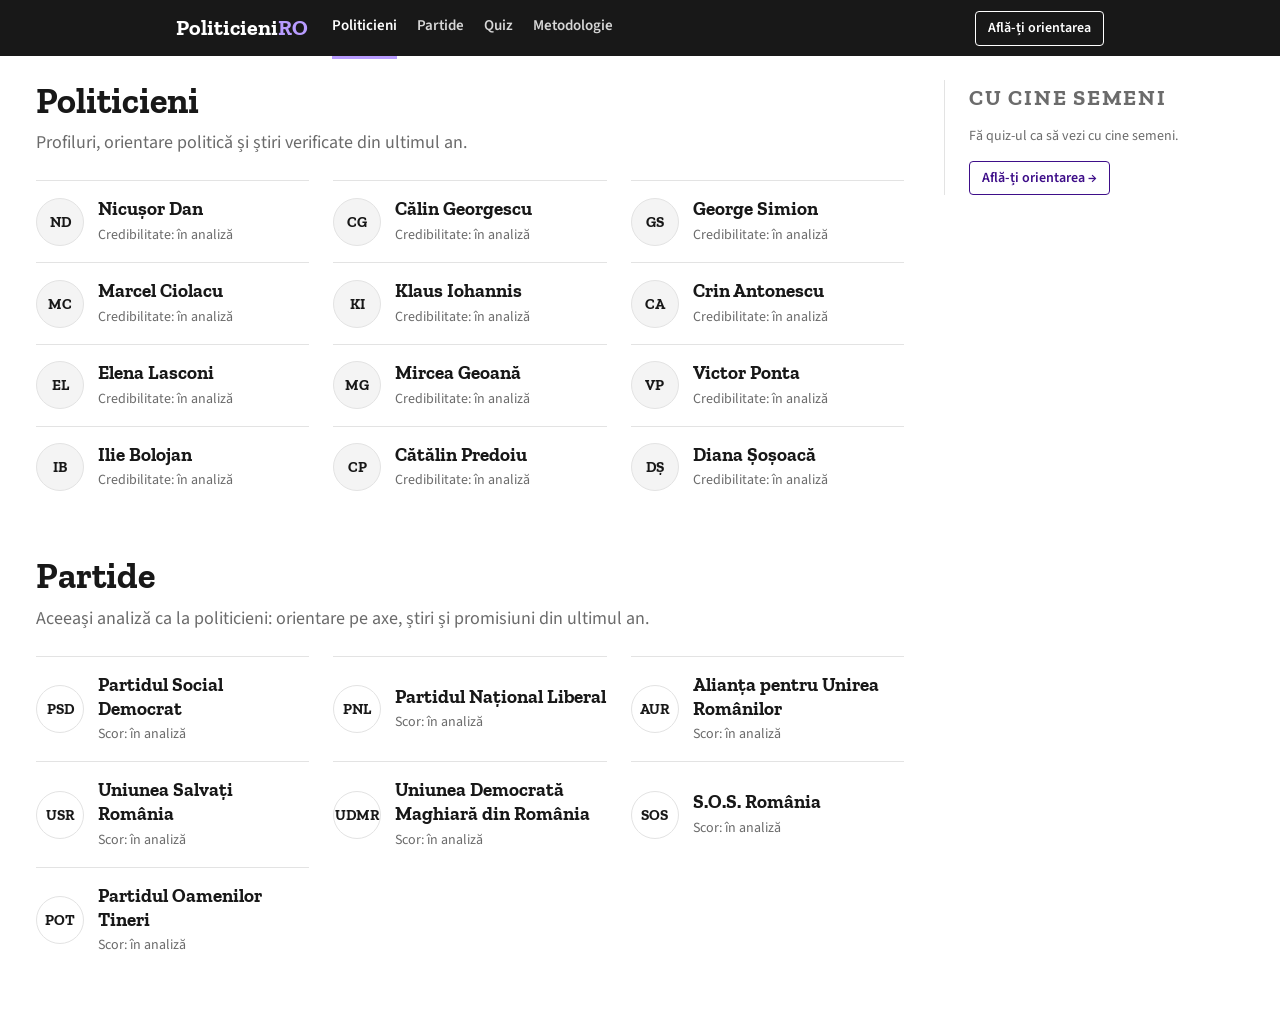
<file: index.html>
<!doctype html>
<html lang="ro">
<head>
<meta charset="utf-8">
<meta name="viewport" content="width=device-width, initial-scale=1">
<title>Politicieni României</title>
<link rel="stylesheet" href="styles.css">
</head>
<body data-page="home">
<header class="topbar">
  <div class="topbar-inner">
    <a class="brand" href="index.html">Politicieni<span>RO</span></a>
    <nav class="nav">
      <a href="index.html" aria-current="page">Politicieni</a>
      <a href="index.html#partide">Partide</a>
      <a href="quiz.html">Quiz</a>
      <a href="metodologie.html">Metodologie</a>
    </nav>
    <a class="pill" href="quiz.html">Află-ți orientarea</a>
  </div>
</header>
<main class="home">
  <div class="home-layout">
  <div class="home-main">
  <h1>Politicieni</h1>
  <p class="lead">Profiluri, orientare politică și știri verificate din ultimul an.</p>
  <div id="list" class="grid"></div>

  <h1 id="partide" class="section-title">Partide</h1>
  <p class="lead">Aceeași analiză ca la politicieni: orientare pe axe, știri și promisiuni din ultimul an.</p>
  <div id="parties" class="grid"></div>
  </div>
  <aside id="match-side"></aside>
  </div>
</main>
<script src="js/data.js"></script>
<script src="js/scoring.js"></script>
<script src="js/api.js"></script>
<script src="js/orientation.js"></script>
<script src="js/app.js"></script>
</body>
</html>
</file>
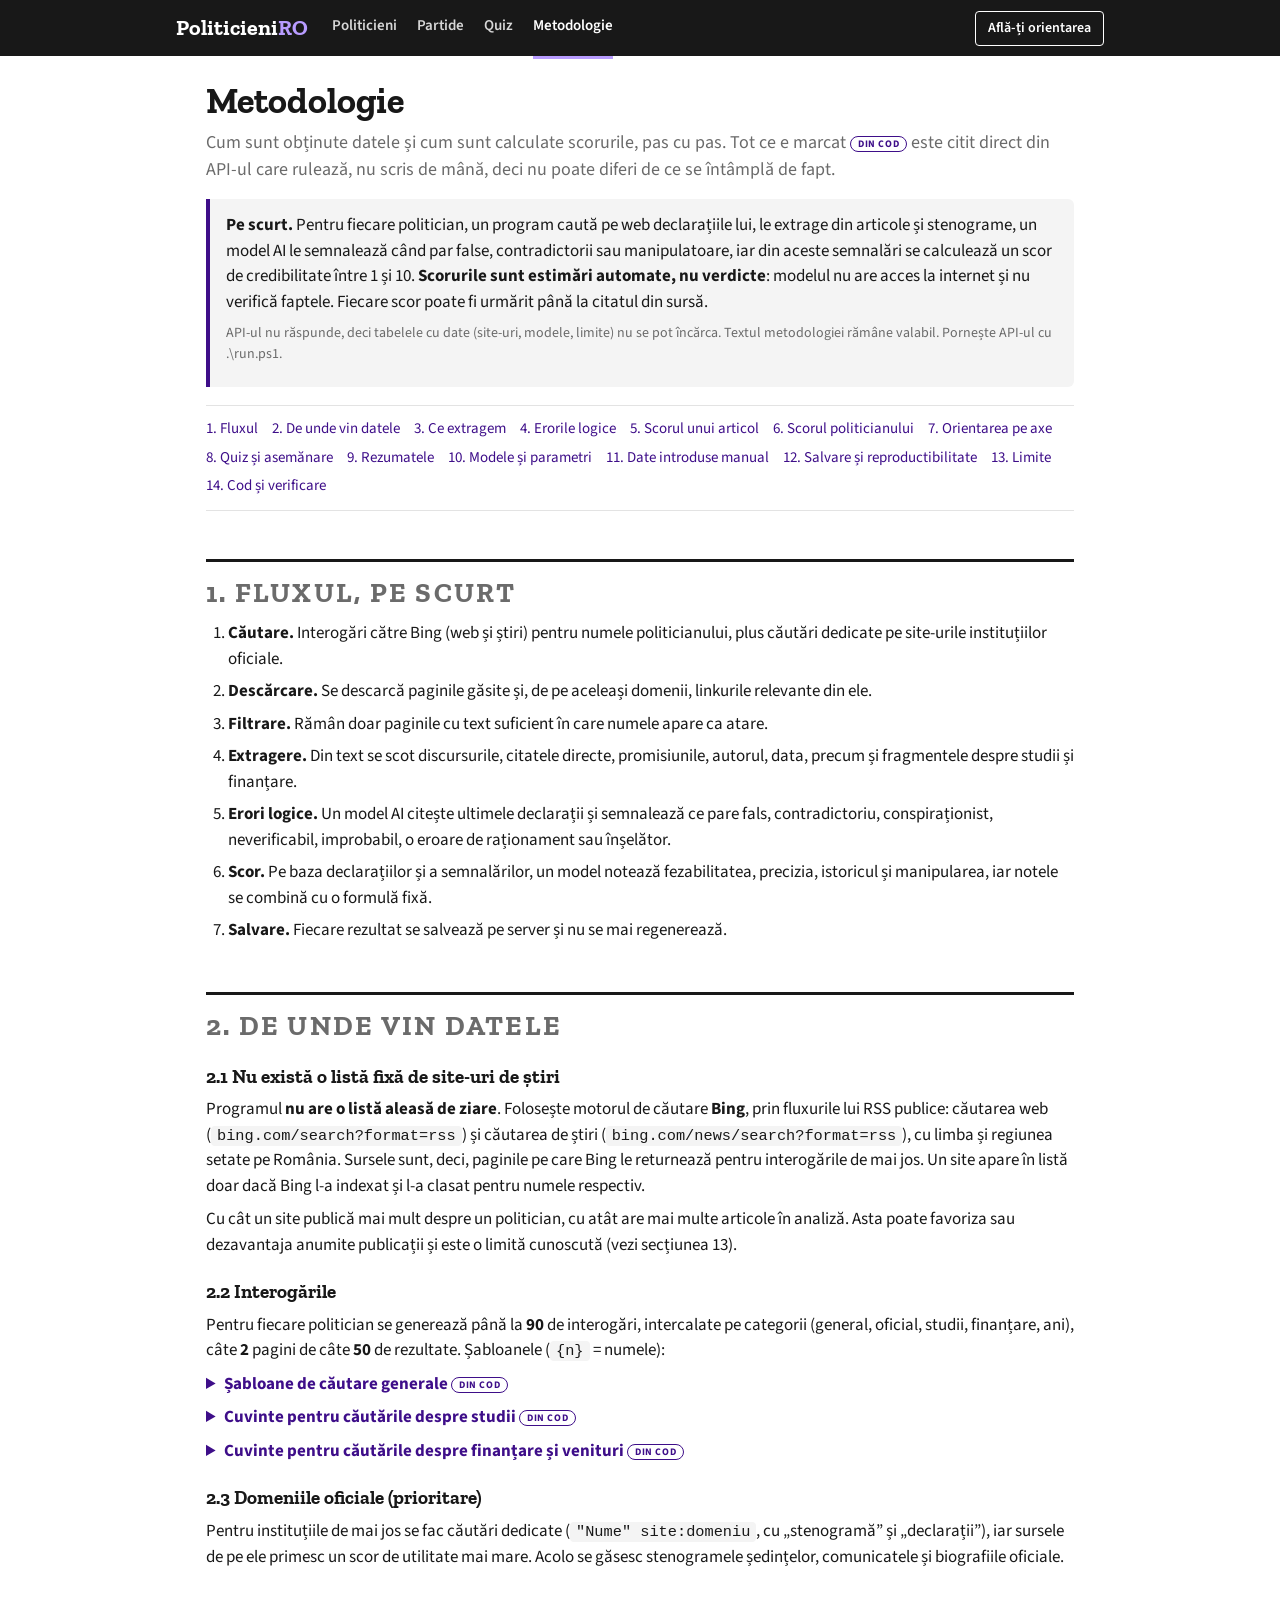
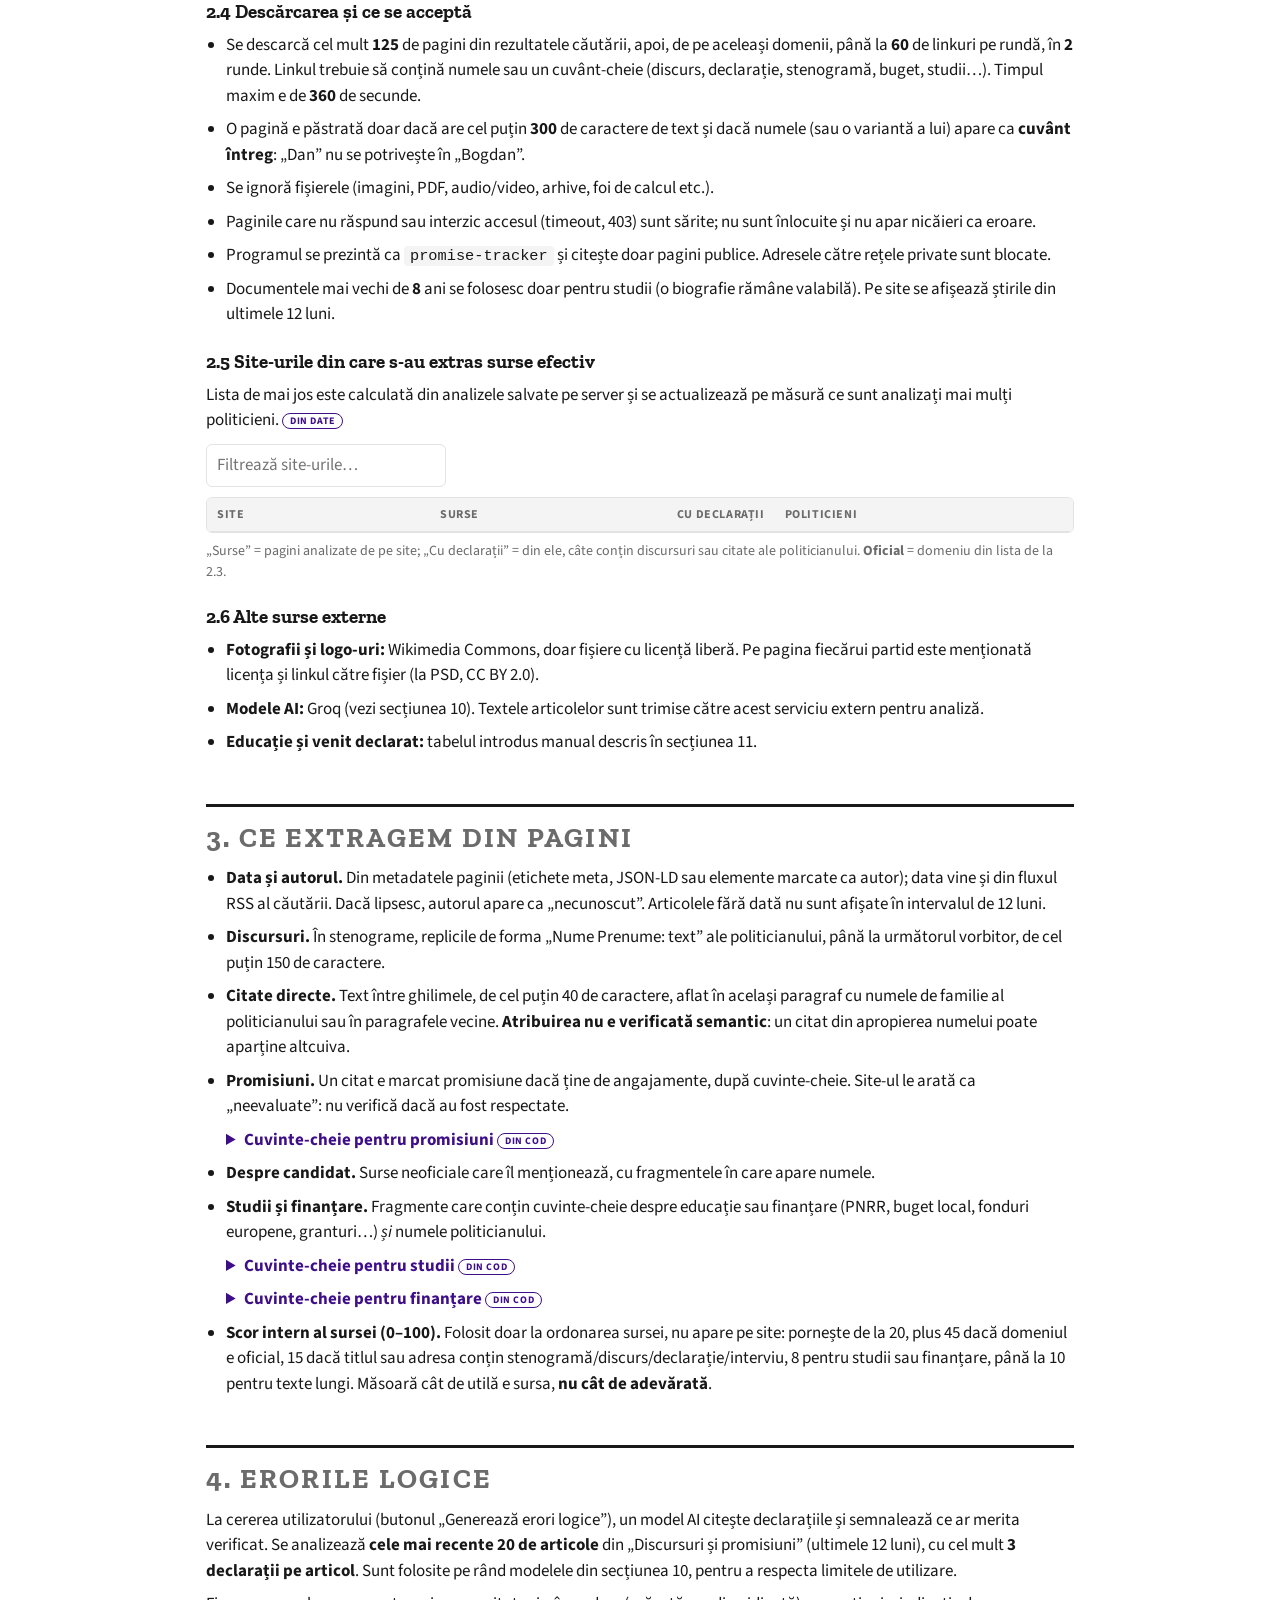
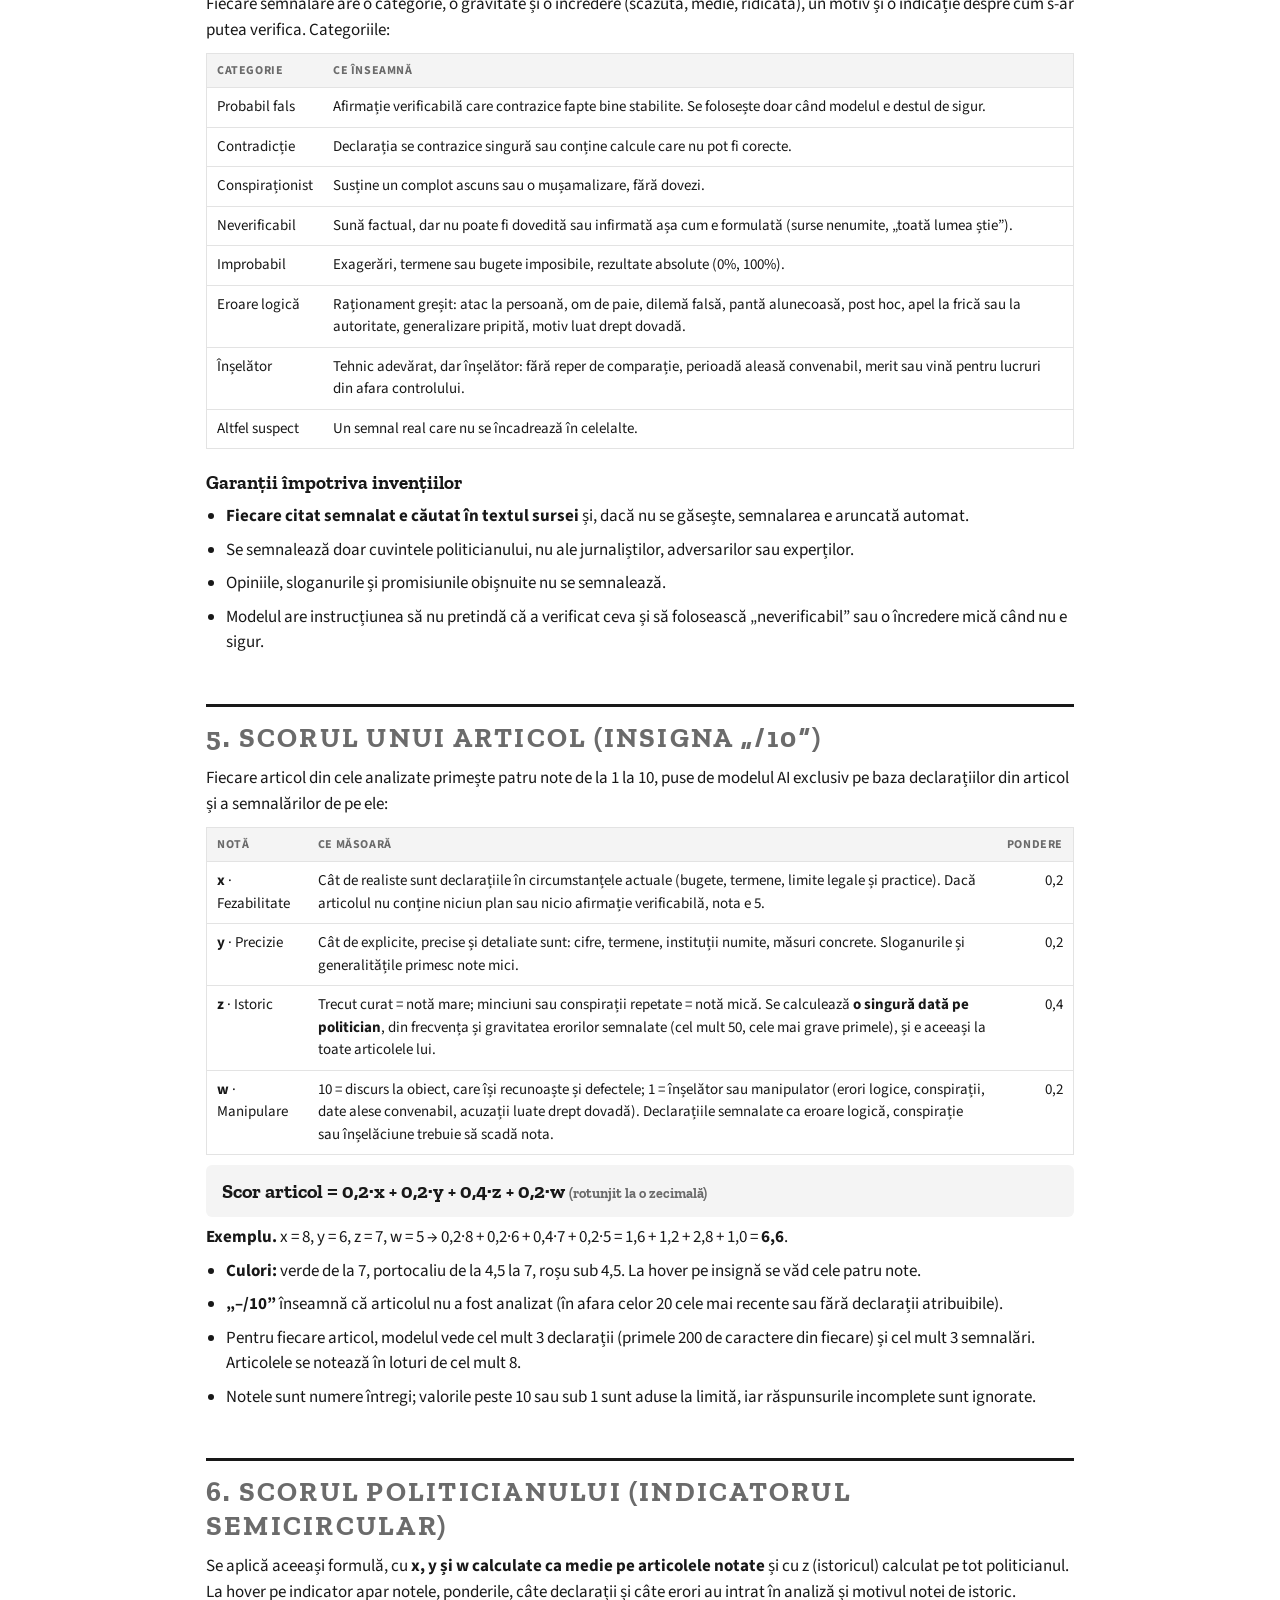
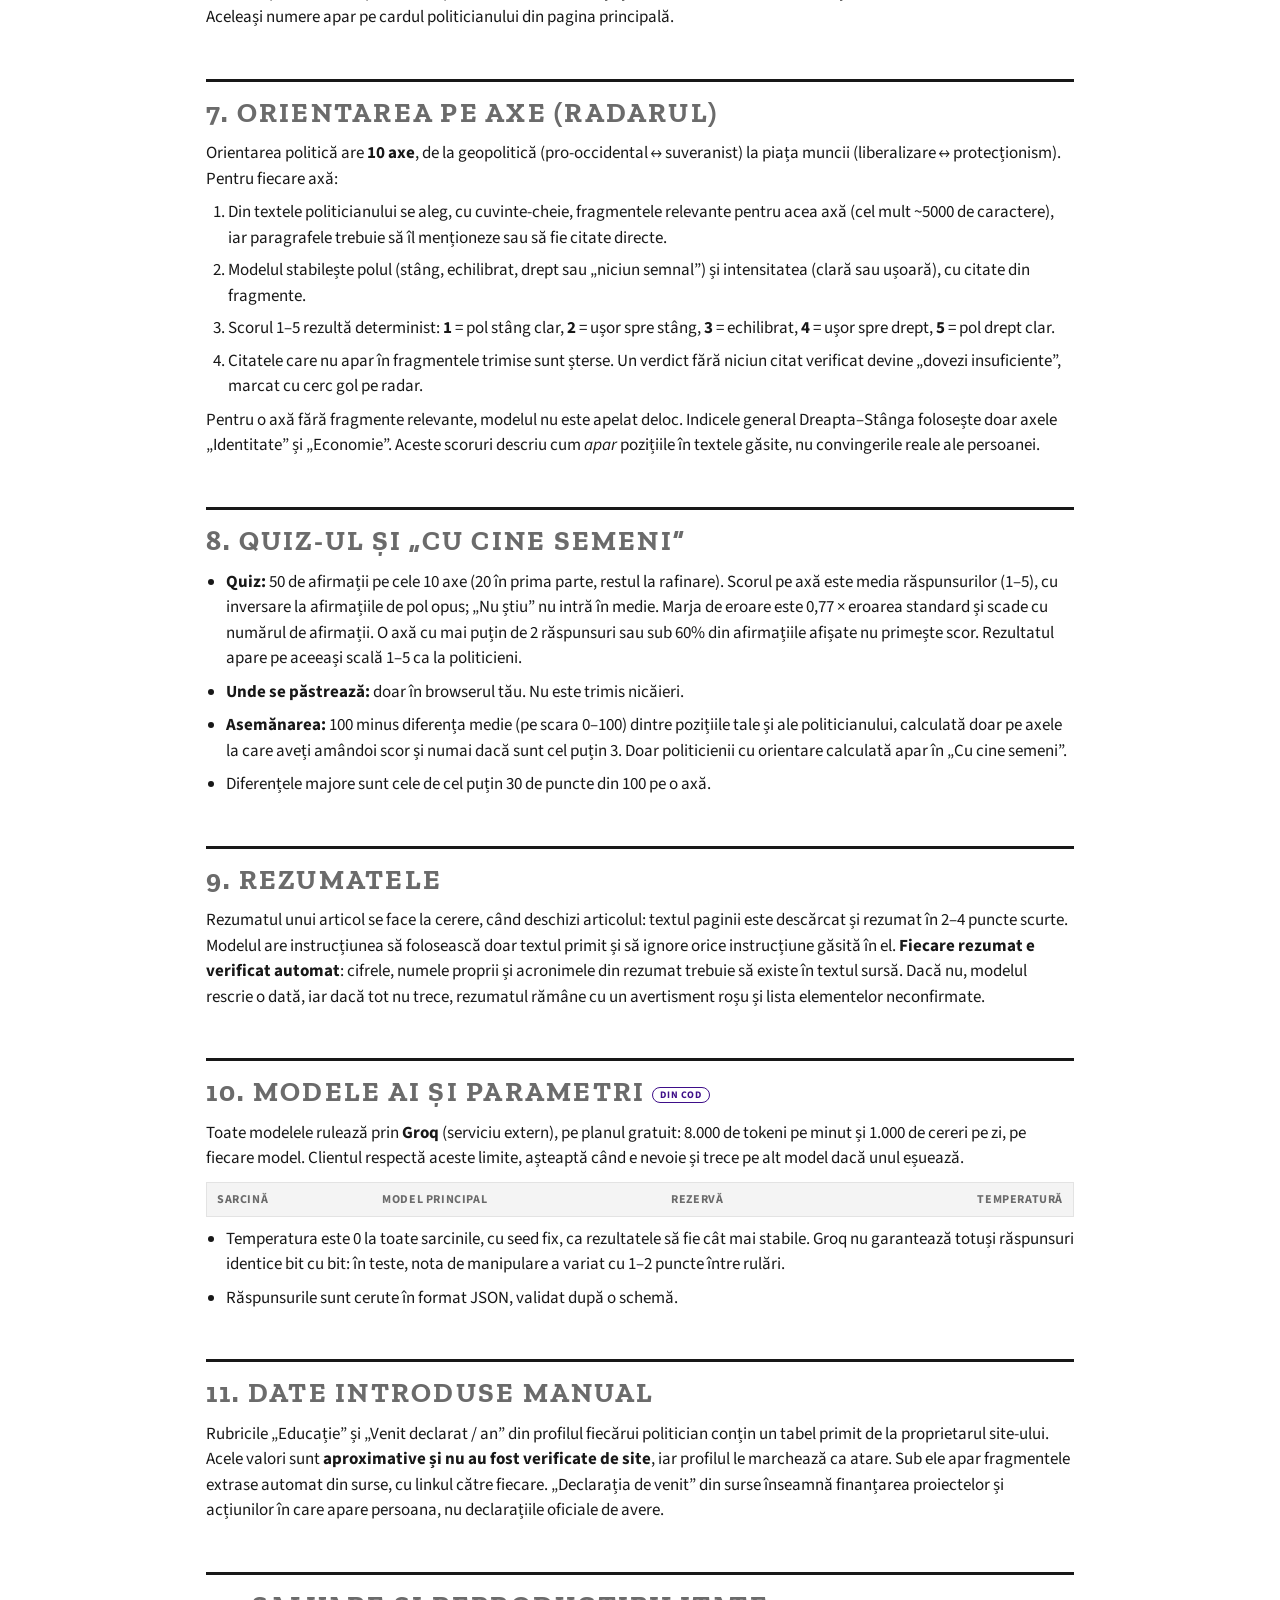
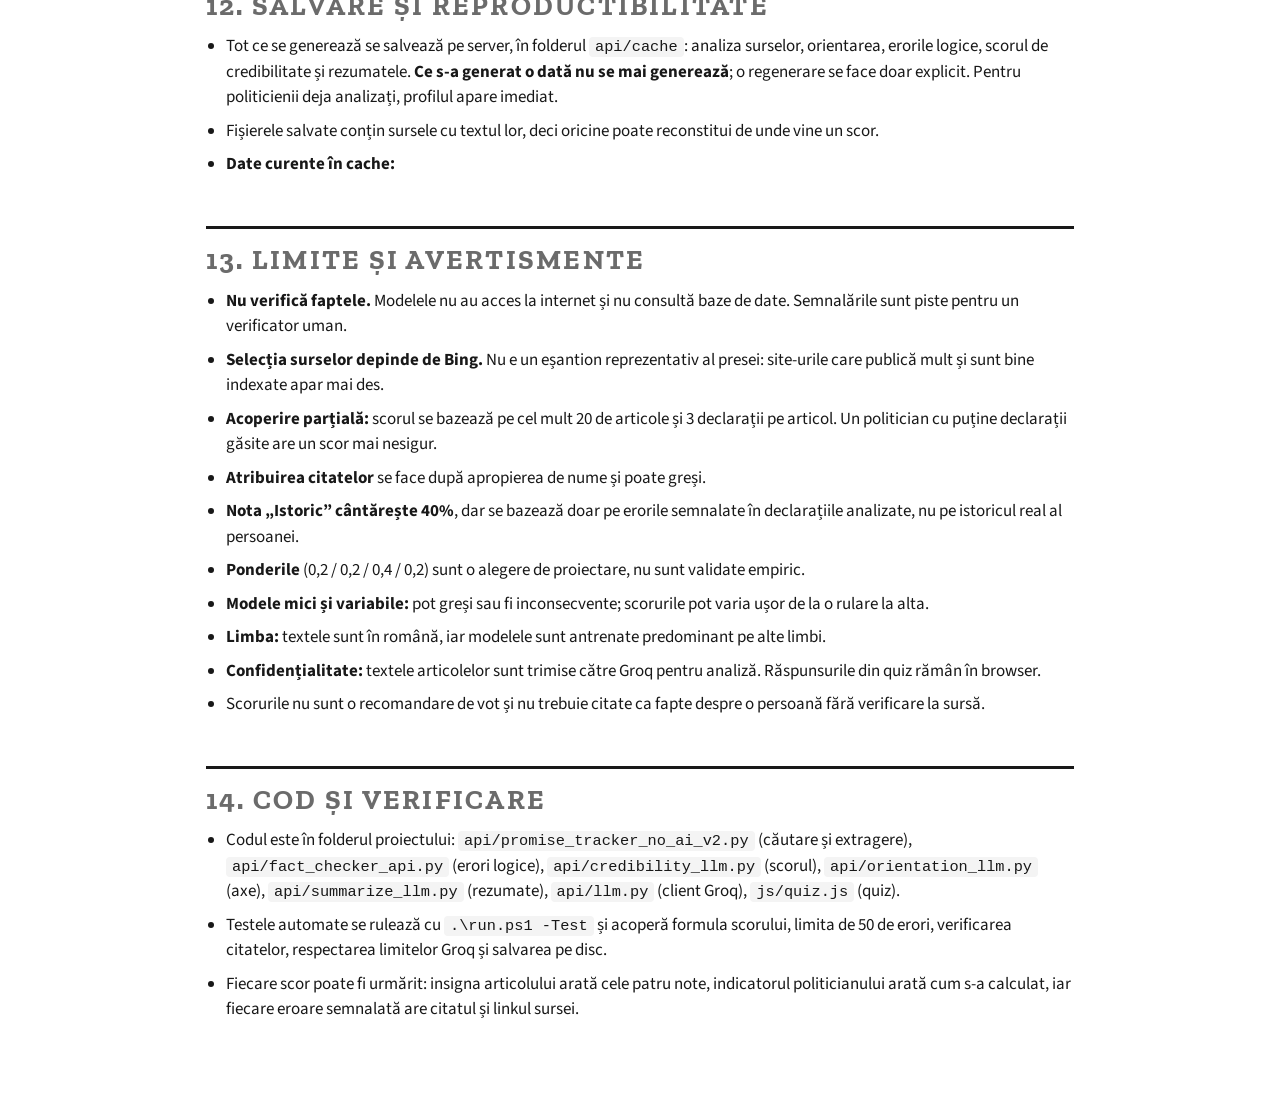
<file: metodologie.html>
<!doctype html>
<html lang="ro">
<head>
<meta charset="utf-8">
<meta name="viewport" content="width=device-width, initial-scale=1">
<title>Metodologie — PoliticieniRO</title>
<link rel="stylesheet" href="styles.css">
</head>
<body data-page="methodology">
<header class="topbar">
  <div class="topbar-inner">
    <a class="brand" href="index.html">Politicieni<span>RO</span></a>
    <nav class="nav">
      <a href="index.html">Politicieni</a>
      <a href="index.html#partide">Partide</a>
      <a href="quiz.html">Quiz</a>
      <a href="metodologie.html" aria-current="page">Metodologie</a>
    </nav>
    <a class="pill" href="quiz.html">Află-ți orientarea</a>
  </div>
</header>
<main class="meth">
  <h1>Metodologie</h1>
  <p class="lead">Cum sunt obținute datele și cum sunt calculate scorurile, pas cu pas. Tot ce e marcat <span class="live-tag">din cod</span> este citit direct din API-ul care rulează, nu scris de mână, deci nu poate diferi de ce se întâmplă de fapt.</p>

  <div class="callout">
    <b>Pe scurt.</b> Pentru fiecare politician, un program caută pe web declarațiile lui, le extrage din articole și stenograme, un model AI le semnalează când par false, contradictorii sau manipulatoare, iar din aceste semnalări se calculează un scor de credibilitate între 1 și 10. <b>Scorurile sunt estimări automate, nu verdicte</b>: modelul nu are acces la internet și nu verifică faptele. Fiecare scor poate fi urmărit până la citatul din sursă.
    <p class="small muted" id="meth-status">Se încarcă datele din API…</p>
  </div>

  <nav class="toc" aria-label="Cuprins">
    <a href="#flux">1. Fluxul</a><a href="#surse">2. De unde vin datele</a><a href="#extragere">3. Ce extragem</a><a href="#erori">4. Erorile logice</a>
    <a href="#scor-articol">5. Scorul unui articol</a><a href="#scor-politician">6. Scorul politicianului</a><a href="#axe">7. Orientarea pe axe</a>
    <a href="#quiz">8. Quiz și asemănare</a><a href="#rezumate">9. Rezumatele</a><a href="#modele">10. Modele și parametri</a>
    <a href="#manual">11. Date introduse manual</a><a href="#cache">12. Salvare și reproductibilitate</a><a href="#limite">13. Limite</a><a href="#cod">14. Cod și verificare</a>
  </nav>

  <section id="flux" class="meth-sec">
    <h2>1. Fluxul, pe scurt</h2>
    <ol class="steps">
      <li><b>Căutare.</b> Interogări către Bing (web și știri) pentru numele politicianului, plus căutări dedicate pe site-urile instituțiilor oficiale.</li>
      <li><b>Descărcare.</b> Se descarcă paginile găsite și, de pe aceleași domenii, linkurile relevante din ele.</li>
      <li><b>Filtrare.</b> Rămân doar paginile cu text suficient în care numele apare ca atare.</li>
      <li><b>Extragere.</b> Din text se scot discursurile, citatele directe, promisiunile, autorul, data, precum și fragmentele despre studii și finanțare.</li>
      <li><b>Erori logice.</b> Un model AI citește ultimele declarații și semnalează ce pare fals, contradictoriu, conspiraționist, neverificabil, improbabil, o eroare de raționament sau înșelător.</li>
      <li><b>Scor.</b> Pe baza declarațiilor și a semnalărilor, un model notează fezabilitatea, precizia, istoricul și manipularea, iar notele se combină cu o formulă fixă.</li>
      <li><b>Salvare.</b> Fiecare rezultat se salvează pe server și nu se mai regenerează.</li>
    </ol>
  </section>

  <section id="surse" class="meth-sec">
    <h2>2. De unde vin datele</h2>
    <h3>2.1 Nu există o listă fixă de site-uri de știri</h3>
    <p>Programul <b>nu are o listă aleasă de ziare</b>. Folosește motorul de căutare <b>Bing</b>, prin fluxurile lui RSS publice: căutarea web (<code>bing.com/search?format=rss</code>) și căutarea de știri (<code>bing.com/news/search?format=rss</code>), cu limba și regiunea setate pe România. Sursele sunt, deci, paginile pe care Bing le returnează pentru interogările de mai jos. Un site apare în listă doar dacă Bing l-a indexat și l-a clasat pentru numele respectiv.</p>
    <p>Cu cât un site publică mai mult despre un politician, cu atât are mai multe articole în analiză. Asta poate favoriza sau dezavantaja anumite publicații și este o limită cunoscută (vezi secțiunea 13).</p>

    <h3>2.2 Interogările</h3>
    <p>Pentru fiecare politician se generează până la <b class="live" data-k="max_queries">90</b> de interogări, intercalate pe categorii (general, oficial, studii, finanțare, ani), câte <b class="live" data-k="pages_per_query">2</b> pagini de câte <b class="live" data-k="results_per_page">50</b> de rezultate. Șabloanele (<code>{n}</code> = numele):</p>
    <details><summary>Șabloane de căutare generale <span class="live-tag">din cod</span></summary><ul class="chips" id="list-templates"></ul></details>
    <details><summary>Cuvinte pentru căutările despre studii <span class="live-tag">din cod</span></summary><ul class="chips" id="list-edu-words"></ul></details>
    <details><summary>Cuvinte pentru căutările despre finanțare și venituri <span class="live-tag">din cod</span></summary><ul class="chips" id="list-fund-words"></ul></details>

    <h3>2.3 Domeniile oficiale (prioritare)</h3>
    <p>Pentru instituțiile de mai jos se fac căutări dedicate (<code>"Nume" site:domeniu</code>, cu „stenogramă” și „declarații”), iar sursele de pe ele primesc un scor de utilitate mai mare. Acolo se găsesc stenogramele ședințelor, comunicatele și biografiile oficiale.</p>
    <ul class="chips" id="list-official"></ul>

    <h3>2.4 Descărcarea și ce se acceptă</h3>
    <ul class="plain">
      <li>Se descarcă cel mult <b class="live" data-k="max_sources">125</b> de pagini din rezultatele căutării, apoi, de pe aceleași domenii, până la <b class="live" data-k="crawl_cap">60</b> de linkuri pe rundă, în <b class="live" data-k="crawl_depth">2</b> runde. Linkul trebuie să conțină numele sau un cuvânt-cheie (discurs, declarație, stenogramă, buget, studii…). Timpul maxim e de <b class="live" data-k="time_budget_s">360</b> de secunde.</li>
      <li>O pagină e păstrată doar dacă are cel puțin <b class="live" data-k="min_chars">300</b> de caractere de text și dacă numele (sau o variantă a lui) apare ca <b>cuvânt întreg</b>: „Dan” nu se potrivește în „Bogdan”.</li>
      <li>Se ignoră fișierele (imagini, PDF, audio/video, arhive, foi de calcul etc.).</li>
      <li>Paginile care nu răspund sau interzic accesul (timeout, 403) sunt sărite; nu sunt înlocuite și nu apar nicăieri ca eroare.</li>
      <li>Programul se prezintă ca <code id="ua">promise-tracker</code> și citește doar pagini publice. Adresele către rețele private sunt blocate.</li>
      <li>Documentele mai vechi de <b class="live" data-k="years_back">8</b> ani se folosesc doar pentru studii (o biografie rămâne valabilă). Pe site se afișează știrile din ultimele 12 luni.</li>
    </ul>

    <h3>2.5 Site-urile din care s-au extras surse efectiv</h3>
    <p>Lista de mai jos este calculată din analizele salvate pe server și se actualizează pe măsură ce sunt analizați mai mulți politicieni. <span class="live-tag">din date</span></p>
    <div id="by-politician" class="small muted"></div>
    <div class="table-tools"><input type="search" id="domain-filter" placeholder="Filtrează site-urile…" aria-label="Filtrează site-urile"><span class="small muted" id="domain-count"></span></div>
    <div class="table-wrap"><table class="meth-table" id="domain-table">
      <thead><tr><th>Site</th><th class="num">Surse</th><th class="num">Cu declarații</th><th>Politicieni</th><th></th></tr></thead>
      <tbody></tbody>
    </table></div>
    <p class="small muted">„Surse” = pagini analizate de pe site; „Cu declarații” = din ele, câte conțin discursuri sau citate ale politicianului. <b>Oficial</b> = domeniu din lista de la 2.3.</p>

    <h3>2.6 Alte surse externe</h3>
    <ul class="plain">
      <li><b>Fotografii și logo-uri:</b> Wikimedia Commons, doar fișiere cu licență liberă. Pe pagina fiecărui partid este menționată licența și linkul către fișier (la PSD, CC BY 2.0).</li>
      <li><b>Modele AI:</b> Groq (vezi secțiunea 10). Textele articolelor sunt trimise către acest serviciu extern pentru analiză.</li>
      <li><b>Educație și venit declarat:</b> tabelul introdus manual descris în secțiunea 11.</li>
    </ul>
  </section>

  <section id="extragere" class="meth-sec">
    <h2>3. Ce extragem din pagini</h2>
    <ul class="plain">
      <li><b>Data și autorul.</b> Din metadatele paginii (etichete meta, JSON-LD sau elemente marcate ca autor); data vine și din fluxul RSS al căutării. Dacă lipsesc, autorul apare ca „necunoscut”. Articolele fără dată nu sunt afișate în intervalul de 12 luni.</li>
      <li><b>Discursuri.</b> În stenograme, replicile de forma „Nume Prenume: text” ale politicianului, până la următorul vorbitor, de cel puțin 150 de caractere.</li>
      <li><b>Citate directe.</b> Text între ghilimele, de cel puțin 40 de caractere, aflat în același paragraf cu numele de familie al politicianului sau în paragrafele vecine. <b>Atribuirea nu e verificată semantic</b>: un citat din apropierea numelui poate aparține altcuiva.</li>
      <li><b>Promisiuni.</b> Un citat e marcat promisiune dacă ține de angajamente, după cuvinte-cheie. Site-ul le arată ca „neevaluate”: nu verifică dacă au fost respectate.
        <details><summary>Cuvinte-cheie pentru promisiuni <span class="live-tag">din cod</span></summary><ul class="chips" id="list-promise"></ul></details></li>
      <li><b>Despre candidat.</b> Surse neoficiale care îl menționează, cu fragmentele în care apare numele.</li>
      <li><b>Studii și finanțare.</b> Fragmente care conțin cuvinte-cheie despre educație sau finanțare (PNRR, buget local, fonduri europene, granturi…) <i>și</i> numele politicianului.
        <details><summary>Cuvinte-cheie pentru studii <span class="live-tag">din cod</span></summary><ul class="chips" id="list-edu-kw"></ul></details>
        <details><summary>Cuvinte-cheie pentru finanțare <span class="live-tag">din cod</span></summary><ul class="chips" id="list-fund-kw"></ul></details>
      </li>
      <li><b>Scor intern al sursei (0–100).</b> Folosit doar la ordonarea sursei, nu apare pe site: pornește de la 20, plus 45 dacă domeniul e oficial, 15 dacă titlul sau adresa conțin stenogramă/discurs/declarație/interviu, 8 pentru studii sau finanțare, până la 10 pentru texte lungi. Măsoară cât de utilă e sursa, <b>nu cât de adevărată</b>.</li>
    </ul>
  </section>

  <section id="erori" class="meth-sec">
    <h2>4. Erorile logice</h2>
    <p>La cererea utilizatorului (butonul „Generează erori logice”), un model AI citește declarațiile și semnalează ce ar merita verificat. Se analizează <b>cele mai recente <span class="live" data-k="fc_max_news">20</span> de articole</b> din „Discursuri și promisiuni” (ultimele 12 luni), cu cel mult <b><span class="live" data-k="fc_per_news">3</span> declarații pe articol</b>. Sunt folosite pe rând modelele din secțiunea 10, pentru a respecta limitele de utilizare.</p>
    <p>Fiecare semnalare are o categorie, o gravitate și o încredere (scăzută, medie, ridicată), un motiv și o indicație despre cum s-ar putea verifica. Categoriile:</p>
    <table class="meth-table"><thead><tr><th>Categorie</th><th>Ce înseamnă</th></tr></thead><tbody>
      <tr><td>Probabil fals</td><td>Afirmație verificabilă care contrazice fapte bine stabilite. Se folosește doar când modelul e destul de sigur.</td></tr>
      <tr><td>Contradicție</td><td>Declarația se contrazice singură sau conține calcule care nu pot fi corecte.</td></tr>
      <tr><td>Conspiraționist</td><td>Susține un complot ascuns sau o mușamalizare, fără dovezi.</td></tr>
      <tr><td>Neverificabil</td><td>Sună factual, dar nu poate fi dovedită sau infirmată așa cum e formulată (surse nenumite, „toată lumea știe”).</td></tr>
      <tr><td>Improbabil</td><td>Exagerări, termene sau bugete imposibile, rezultate absolute (0%, 100%).</td></tr>
      <tr><td>Eroare logică</td><td>Raționament greșit: atac la persoană, om de paie, dilemă falsă, pantă alunecoasă, post hoc, apel la frică sau la autoritate, generalizare pripită, motiv luat drept dovadă.</td></tr>
      <tr><td>Înșelător</td><td>Tehnic adevărat, dar înșelător: fără reper de comparație, perioadă aleasă convenabil, merit sau vină pentru lucruri din afara controlului.</td></tr>
      <tr><td>Altfel suspect</td><td>Un semnal real care nu se încadrează în celelalte.</td></tr>
    </tbody></table>
    <h3>Garanții împotriva invențiilor</h3>
    <ul class="plain">
      <li><b>Fiecare citat semnalat e căutat în textul sursei</b> și, dacă nu se găsește, semnalarea e aruncată automat.</li>
      <li>Se semnalează doar cuvintele politicianului, nu ale jurnaliștilor, adversarilor sau experților.</li>
      <li>Opiniile, sloganurile și promisiunile obișnuite nu se semnalează.</li>
      <li>Modelul are instrucțiunea să nu pretindă că a verificat ceva și să folosească „neverificabil” sau o încredere mică când nu e sigur.</li>
    </ul>
  </section>

  <section id="scor-articol" class="meth-sec">
    <h2>5. Scorul unui articol (insigna „/10”)</h2>
    <p>Fiecare articol din cele analizate primește patru note de la 1 la 10, puse de modelul AI exclusiv pe baza declarațiilor din articol și a semnalărilor de pe ele:</p>
    <table class="meth-table"><thead><tr><th>Notă</th><th>Ce măsoară</th><th class="num">Pondere</th></tr></thead><tbody>
      <tr><td><b>x</b> · Fezabilitate</td><td>Cât de realiste sunt declarațiile în circumstanțele actuale (bugete, termene, limite legale și practice). Dacă articolul nu conține niciun plan sau nicio afirmație verificabilă, nota e 5.</td><td class="num live-w" data-w="feasibility">0,2</td></tr>
      <tr><td><b>y</b> · Precizie</td><td>Cât de explicite, precise și detaliate sunt: cifre, termene, instituții numite, măsuri concrete. Sloganurile și generalitățile primesc note mici.</td><td class="num live-w" data-w="precision">0,2</td></tr>
      <tr><td><b>z</b> · Istoric</td><td>Trecut curat = notă mare; minciuni sau conspirații repetate = notă mică. Se calculează <b>o singură dată pe politician</b>, din frecvența și gravitatea erorilor semnalate (cel mult <span class="live" data-k="cr_max_findings">50</span>, cele mai grave primele), și e aceeași la toate articolele lui.</td><td class="num live-w" data-w="history">0,4</td></tr>
      <tr><td><b>w</b> · Manipulare</td><td>10 = discurs la obiect, care își recunoaște și defectele; 1 = înșelător sau manipulator (erori logice, conspirații, date alese convenabil, acuzații luate drept dovadă). Declarațiile semnalate ca eroare logică, conspirație sau înșelăciune trebuie să scadă nota.</td><td class="num live-w" data-w="manipulation">0,2</td></tr>
    </tbody></table>
    <p class="formula">Scor articol = 0,2·x + 0,2·y + 0,4·z + 0,2·w <span class="small muted">(rotunjit la o zecimală)</span></p>
    <p><b>Exemplu.</b> x = 8, y = 6, z = 7, w = 5 → 0,2·8 + 0,2·6 + 0,4·7 + 0,2·5 = 1,6 + 1,2 + 2,8 + 1,0 = <b>6,6</b>.</p>
    <ul class="plain">
      <li><b>Culori:</b> verde de la 7, portocaliu de la 4,5 la 7, roșu sub 4,5. La hover pe insignă se văd cele patru note.</li>
      <li><b>„–/10”</b> înseamnă că articolul nu a fost analizat (în afara celor 20 cele mai recente sau fără declarații atribuibile).</li>
      <li>Pentru fiecare articol, modelul vede cel mult 3 declarații (primele 200 de caractere din fiecare) și cel mult 3 semnalări. Articolele se notează în loturi de cel mult <span class="live" data-k="cr_batch">8</span>.</li>
      <li>Notele sunt numere întregi; valorile peste 10 sau sub 1 sunt aduse la limită, iar răspunsurile incomplete sunt ignorate.</li>
    </ul>
  </section>

  <section id="scor-politician" class="meth-sec">
    <h2>6. Scorul politicianului (indicatorul semicircular)</h2>
    <p>Se aplică aceeași formulă, cu <b>x, y și w calculate ca medie pe articolele notate</b> și cu z (istoricul) calculat pe tot politicianul. La hover pe indicator apar notele, ponderile, câte declarații și câte erori au intrat în analiză și motivul notei de istoric. Aceleași numere apar pe cardul politicianului din pagina principală.</p>
  </section>

  <section id="axe" class="meth-sec">
    <h2>7. Orientarea pe axe (radarul)</h2>
    <p>Orientarea politică are <b>10 axe</b>, de la geopolitică (pro-occidental ↔ suveranist) la piața muncii (liberalizare ↔ protecționism). Pentru fiecare axă:</p>
    <ol class="steps">
      <li>Din textele politicianului se aleg, cu cuvinte-cheie, fragmentele relevante pentru acea axă (cel mult ~5000 de caractere), iar paragrafele trebuie să îl menționeze sau să fie citate directe.</li>
      <li>Modelul stabilește polul (stâng, echilibrat, drept sau „niciun semnal”) și intensitatea (clară sau ușoară), cu citate din fragmente.</li>
      <li>Scorul 1–5 rezultă determinist: <b>1</b> = pol stâng clar, <b>2</b> = ușor spre stâng, <b>3</b> = echilibrat, <b>4</b> = ușor spre drept, <b>5</b> = pol drept clar.</li>
      <li>Citatele care nu apar în fragmentele trimise sunt șterse. Un verdict fără niciun citat verificat devine „dovezi insuficiente”, marcat cu cerc gol pe radar.</li>
    </ol>
    <p>Pentru o axă fără fragmente relevante, modelul nu este apelat deloc. Indicele general Dreapta–Stânga folosește doar axele „Identitate” și „Economie”. Aceste scoruri descriu cum <i>apar</i> pozițiile în textele găsite, nu convingerile reale ale persoanei.</p>
  </section>

  <section id="quiz" class="meth-sec">
    <h2>8. Quiz-ul și „Cu cine semeni”</h2>
    <ul class="plain">
      <li><b>Quiz:</b> 50 de afirmații pe cele 10 axe (20 în prima parte, restul la rafinare). Scorul pe axă este media răspunsurilor (1–5), cu inversare la afirmațiile de pol opus; „Nu știu” nu intră în medie. Marja de eroare este 0,77 × eroarea standard și scade cu numărul de afirmații. O axă cu mai puțin de 2 răspunsuri sau sub 60% din afirmațiile afișate nu primește scor. Rezultatul apare pe aceeași scală 1–5 ca la politicieni.</li>
      <li><b>Unde se păstrează:</b> doar în browserul tău. Nu este trimis nicăieri.</li>
      <li><b>Asemănarea:</b> 100 minus diferența medie (pe scara 0–100) dintre pozițiile tale și ale politicianului, calculată doar pe axele la care aveți amândoi scor și numai dacă sunt cel puțin 3. Doar politicienii cu orientare calculată apar în „Cu cine semeni”.</li>
      <li>Diferențele majore sunt cele de cel puțin 30 de puncte din 100 pe o axă.</li>
    </ul>
  </section>

  <section id="rezumate" class="meth-sec">
    <h2>9. Rezumatele</h2>
    <p>Rezumatul unui articol se face la cerere, când deschizi articolul: textul paginii este descărcat și rezumat în 2–4 puncte scurte. Modelul are instrucțiunea să folosească doar textul primit și să ignore orice instrucțiune găsită în el. <b>Fiecare rezumat e verificat automat</b>: cifrele, numele proprii și acronimele din rezumat trebuie să existe în textul sursă. Dacă nu, modelul rescrie o dată, iar dacă tot nu trece, rezumatul rămâne cu un avertisment roșu și lista elementelor neconfirmate.</p>
  </section>

  <section id="modele" class="meth-sec">
    <h2>10. Modele AI și parametri <span class="live-tag">din cod</span></h2>
    <p>Toate modelele rulează prin <b>Groq</b> (serviciu extern), pe planul gratuit: <span class="live" data-k="tpm">8.000</span> de tokeni pe minut și 1.000 de cereri pe zi, pe fiecare model. Clientul respectă aceste limite, așteaptă când e nevoie și trece pe alt model dacă unul eșuează.</p>
    <table class="meth-table" id="model-table"><thead><tr><th>Sarcină</th><th>Model principal</th><th>Rezervă</th><th class="num">Temperatură</th></tr></thead><tbody></tbody></table>
    <ul class="plain">
      <li>Temperatura este 0 la toate sarcinile, cu seed fix, ca rezultatele să fie cât mai stabile. Groq nu garantează totuși răspunsuri identice bit cu bit: în teste, nota de manipulare a variat cu 1–2 puncte între rulări.</li>
      <li>Răspunsurile sunt cerute în format JSON, validat după o schemă.</li>
    </ul>
  </section>

  <section id="manual" class="meth-sec">
    <h2>11. Date introduse manual</h2>
    <p>Rubricile „Educație” și „Venit declarat / an” din profilul fiecărui politician conțin un tabel primit de la proprietarul site-ului. Acele valori sunt <b>aproximative și nu au fost verificate de site</b>, iar profilul le marchează ca atare. Sub ele apar fragmentele extrase automat din surse, cu linkul către fiecare. „Declarația de venit” din surse înseamnă finanțarea proiectelor și acțiunilor în care apare persoana, nu declarațiile oficiale de avere.</p>
  </section>

  <section id="cache" class="meth-sec">
    <h2>12. Salvare și reproductibilitate</h2>
    <ul class="plain">
      <li>Tot ce se generează se salvează pe server, în folderul <code>api/cache</code>: analiza surselor, orientarea, erorile logice, scorul de credibilitate și rezumatele. <b>Ce s-a generat o dată nu se mai generează</b>; o regenerare se face doar explicit. Pentru politicienii deja analizați, profilul apare imediat.</li>
      <li>Fișierele salvate conțin sursele cu textul lor, deci oricine poate reconstitui de unde vine un scor.</li>
      <li><b>Date curente în cache:</b> <span id="cache-inventory" class="small"></span></li>
    </ul>
  </section>

  <section id="limite" class="meth-sec">
    <h2>13. Limite și avertismente</h2>
    <ul class="plain">
      <li><b>Nu verifică faptele.</b> Modelele nu au acces la internet și nu consultă baze de date. Semnalările sunt piste pentru un verificator uman.</li>
      <li><b>Selecția surselor depinde de Bing.</b> Nu e un eșantion reprezentativ al presei: site-urile care publică mult și sunt bine indexate apar mai des.</li>
      <li><b>Acoperire parțială:</b> scorul se bazează pe cel mult 20 de articole și 3 declarații pe articol. Un politician cu puține declarații găsite are un scor mai nesigur.</li>
      <li><b>Atribuirea citatelor</b> se face după apropierea de nume și poate greși.</li>
      <li><b>Nota „Istoric” cântărește 40%</b>, dar se bazează doar pe erorile semnalate în declarațiile analizate, nu pe istoricul real al persoanei.</li>
      <li><b>Ponderile</b> (0,2 / 0,2 / 0,4 / 0,2) sunt o alegere de proiectare, nu sunt validate empiric.</li>
      <li><b>Modele mici și variabile:</b> pot greși sau fi inconsecvente; scorurile pot varia ușor de la o rulare la alta.</li>
      <li><b>Limba:</b> textele sunt în română, iar modelele sunt antrenate predominant pe alte limbi.</li>
      <li><b>Confidențialitate:</b> textele articolelor sunt trimise către Groq pentru analiză. Răspunsurile din quiz rămân în browser.</li>
      <li>Scorurile nu sunt o recomandare de vot și nu trebuie citate ca fapte despre o persoană fără verificare la sursă.</li>
    </ul>
  </section>

  <section id="cod" class="meth-sec">
    <h2>14. Cod și verificare</h2>
    <ul class="plain">
      <li>Codul este în folderul proiectului: <code>api/promise_tracker_no_ai_v2.py</code> (căutare și extragere), <code>api/fact_checker_api.py</code> (erori logice), <code>api/credibility_llm.py</code> (scorul), <code>api/orientation_llm.py</code> (axe), <code>api/summarize_llm.py</code> (rezumate), <code>api/llm.py</code> (client Groq), <code>js/quiz.js</code> (quiz).</li>
      <li>Testele automate se rulează cu <code>.\run.ps1 -Test</code> și acoperă formula scorului, limita de 50 de erori, verificarea citatelor, respectarea limitelor Groq și salvarea pe disc.</li>
      <li>Fiecare scor poate fi urmărit: insigna articolului arată cele patru note, indicatorul politicianului arată cum s-a calculat, iar fiecare eroare semnalată are citatul și linkul sursei.</li>
    </ul>
  </section>
</main>
<script src="js/methodology.js"></script>
</body>
</html>
</file>
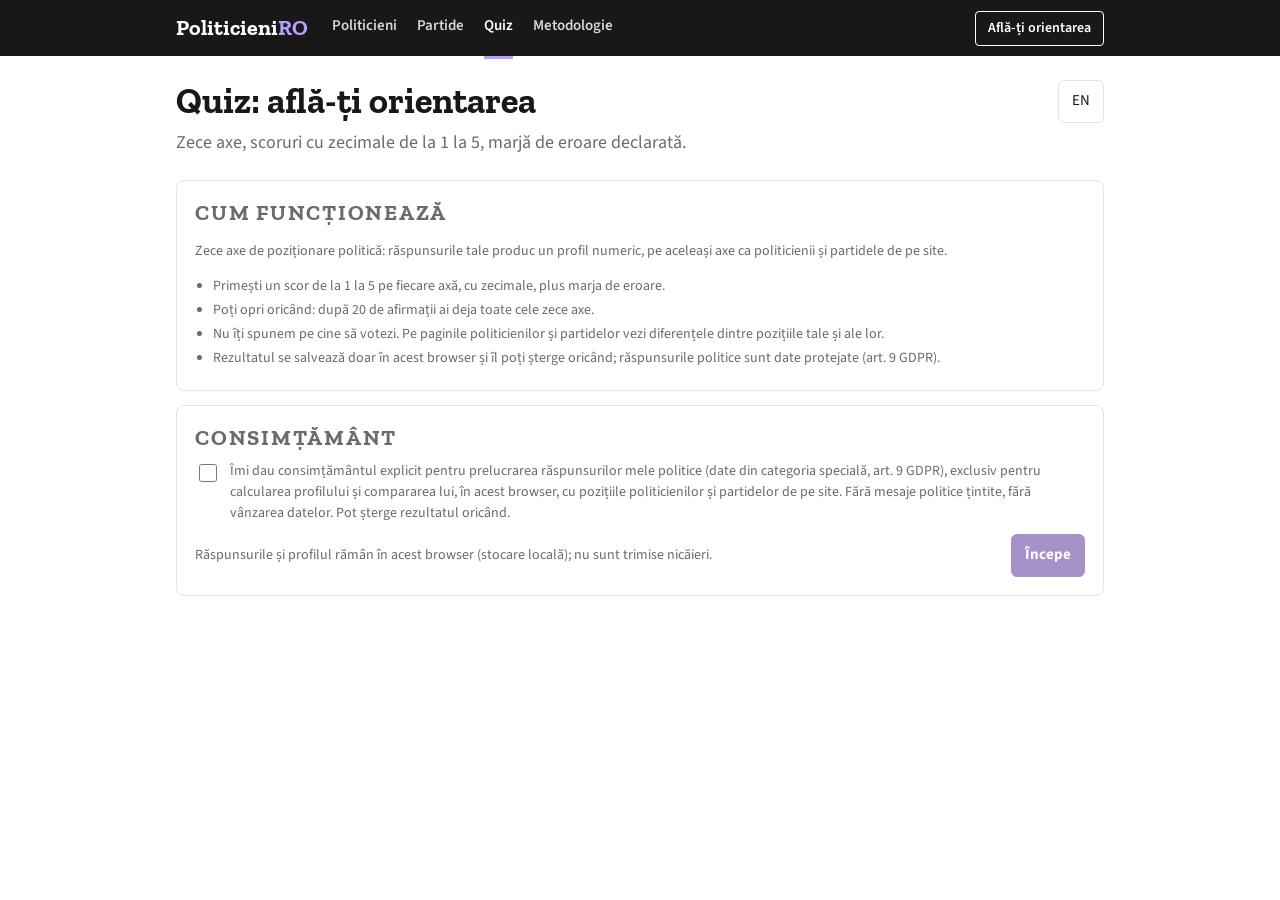
<file: quiz.html>
<!doctype html>
<html lang="ro">
<head>
<meta charset="utf-8">
<meta name="viewport" content="width=device-width, initial-scale=1">
<title>Quiz — orientare politică</title>
<link rel="stylesheet" href="styles.css">
</head>
<body data-page="quiz">
<header class="topbar">
  <div class="topbar-inner">
    <a class="brand" href="index.html">Politicieni<span>RO</span></a>
    <nav class="nav">
      <a href="index.html">Politicieni</a>
      <a href="index.html#partide">Partide</a>
      <a href="quiz.html" aria-current="page">Quiz</a>
      <a href="metodologie.html">Metodologie</a>
    </nav>
    <a class="pill" href="quiz.html">Află-ți orientarea</a>
  </div>
</header>
<main>
  <div class="qz-head">
    <div>
      <h1>Quiz: află-ți orientarea</h1>
      <p class="lead" id="sub"></p>
    </div>
    <button class="qz-ghost" id="langBtn">EN</button>
  </div>
  <div id="app" class="qz"></div>
</main>
<script src="js/data.js"></script>
<script src="js/scoring.js"></script>
<script src="js/api.js"></script>
<script src="js/orientation.js"></script>
<script src="js/app.js"></script>
<script src="js/quiz.js"></script>
</body>
</html>
</file>
<file: styles.css>
@import url("https://fonts.googleapis.com/css2?family=Zilla+Slab:wght@500;700&family=Source+Sans+3:wght@400;600;700&display=swap");

:root {
  --bg: #ffffff;
  --surface: #ffffff;
  --surface-2: #f4f4f4;
  --line: #e3e3e3;
  --fg: #181818;
  --muted: #6b6b6b;
  --accent: #3e0e89;
  --bar: #181818;
  --serif: "Zilla Slab", Georgia, serif;
  --sans: "Source Sans 3", "Source Sans Pro", system-ui, -apple-system, "Segoe UI", sans-serif;
}

* { box-sizing: border-box; }
body { margin: 0; background: var(--bg); color: var(--fg); font: 17px/1.5 var(--sans); }
a { color: var(--accent); }
main { max-width: 960px; margin: 0 auto; padding: 24px 16px 64px; }
h1 { font: 700 36px/1.15 var(--serif); margin: 0 0 8px; }
h2 { font: 700 14px/1 var(--sans); text-transform: uppercase; letter-spacing: .08em; color: var(--muted); margin: 0 0 14px; }
.lead { color: var(--muted); margin: 0 0 24px; font-size: 18px; }
.muted { color: var(--muted); }
.small { font-size: 14px; }

/* Top bar (dark, like the Digi24 header) */
.topbar { background: var(--bar); color: #fff; }
.topbar-inner {
  max-width: 960px; margin: 0 auto; padding: 0 16px; height: 56px;
  display: flex; align-items: center; gap: 24px;
}
.brand { font: 700 22px/1 var(--serif); color: #fff; text-decoration: none; white-space: nowrap; }
.brand span { color: #b89cff; }
.nav { display: flex; gap: 20px; flex: 1; }
.nav a { color: #d6d6d6; text-decoration: none; font-weight: 600; font-size: 15px; padding: 18px 0; border-bottom: 3px solid transparent; }
.nav a:hover { color: #fff; }
.nav a[aria-current="page"] { color: #fff; border-bottom-color: #b89cff; }
.topbar .pill { color: #fff; border: 1px solid #fff; border-radius: 4px; padding: 6px 12px; font-size: 14px; font-weight: 600; text-decoration: none; white-space: nowrap; }
.topbar .pill:hover { background: #fff; color: var(--bar); }

/* Politician list: a stacked news-style list with dividers */
.grid { display: grid; grid-template-columns: repeat(auto-fill, minmax(260px, 1fr)); gap: 0 24px; }
.card {
  display: flex; gap: 14px; align-items: center; padding: 16px 0;
  border-top: 1px solid var(--line); text-decoration: none; color: var(--fg);
}
.card:hover h3 { color: var(--accent); }
.card h3 { margin: 0; font: 700 19px/1.25 var(--serif); }
.card p { margin: 4px 0 0; font-size: 14px; }
.avatar {
  width: 48px; height: 48px; flex: none; border-radius: 50%;
  background: var(--surface-2); border: 1px solid var(--line);
  display: grid; place-items: center; font: 700 15px var(--serif); color: var(--fg);
}

.avatar { overflow: hidden; }
.avatar img { width: 100%; height: 100%; object-fit: cover; object-position: center 20%; display: block; }

/* Profile */
.back { display: inline-block; margin-bottom: 16px; color: var(--accent); text-decoration: none; font-weight: 600; font-size: 15px; }
body[data-page="politician"] main { max-width: 1180px; }
.layout { display: grid; grid-template-columns: minmax(280px, 340px) 1fr; gap: 40px; align-items: start; }
.side { position: sticky; top: 16px; }
.profile-head { display: flex; align-items: center; gap: 14px; margin-bottom: 18px; padding-bottom: 18px; border-bottom: 1px solid var(--line); }
.avatar-lg { width: 76px; height: 76px; font-size: 22px; }
.profile-head h1 { margin: 0; font-size: 28px; }
.credit { margin: 2px 0 0; font-size: 12px; }

.block { padding-bottom: 16px; margin-bottom: 16px; border-bottom: 1px solid var(--line); }
.block:last-child { border-bottom: 0; }
.block h2 { font-size: 12px; margin-bottom: 10px; }

/* Overall index: green (Dreapta) -> grey (Centru) -> red (Stânga) */
.index-bar {
  position: relative; height: 12px; border-radius: 999px;
  background: linear-gradient(90deg, #1f9d55 0%, #9a9a9a 50%, #d32f2f 100%);
}
.index-marker {
  position: absolute; top: 50%; width: 18px; height: 18px; margin: -9px 0 0 -9px;
  border-radius: 50%; background: #fff; border: 3px solid var(--fg); box-shadow: 0 1px 4px rgba(0,0,0,.25);
}
.index-labels { display: flex; justify-content: space-between; margin-top: 6px; font-size: 13px; font-weight: 700; }
.index-labels span:first-child { color: #1f9d55; }
.index-labels span:nth-child(2) { color: #7a7a7a; }
.index-labels span:last-child { color: #d32f2f; }
.index-note { margin: 4px 0 0; text-align: center; font-size: 12px; }

/* Compact stats + axes */
.stats { display: grid; grid-template-columns: repeat(4, 1fr); gap: 6px; }
.stat { background: var(--surface-2); padding: 8px; border-top: 2px solid var(--accent); }
.stat span { display: block; color: var(--muted); font-size: 11px; line-height: 1.2; }
.stat b { font: 700 14px var(--serif); }
.stat b .muted { font: 400 11px var(--sans); }

.axes { display: grid; gap: 8px; }
.axis-labels { display: flex; justify-content: space-between; gap: 8px; font-size: 11px; line-height: 1.25; color: var(--muted); }
.axis-labels span:last-child { text-align: right; }
.track { position: relative; height: 3px; background: var(--line); margin-top: 3px; }
.dot { position: absolute; top: 50%; width: 8px; height: 8px; margin: -4px 0 0 -4px; background: var(--accent); }

/* News column */
.news-heading { font: 700 34px/1.1 var(--serif); text-transform: none; letter-spacing: -0.01em; color: var(--fg); margin: 0 0 18px; }
.news-list { display: grid; gap: 10px; }
.news-empty { padding: 28px; border: 1px dashed var(--line); color: var(--muted); text-align: center; font-size: 15px; }

.news-card { border: 1px solid var(--line); background: var(--surface); transition: border-color .15s, box-shadow .15s; }
.news-card:hover { border-color: #c9c9c9; }
.news-card.open { border-color: var(--accent); box-shadow: 0 6px 20px rgba(62,14,137,.08); }
.news-head {
  all: unset; box-sizing: border-box; width: 100%; cursor: pointer;
  display: grid; grid-template-columns: auto 1fr auto; gap: 14px; align-items: center; padding: 10px 14px;
}
.news-head:focus-visible { outline: 2px solid var(--accent); outline-offset: -2px; }
.score {
  width: 48px; height: 48px; display: grid; place-content: center; text-align: center;
  background: var(--accent); color: #fff; font: 700 20px/1 var(--serif);
}
.score small { font: 600 10px/1 var(--sans); opacity: .8; }
.score-na { background: var(--surface-2); color: var(--muted); }
.news-main { min-width: 0; display: grid; gap: 2px; }
.news-meta { font-size: 12px; color: var(--muted); text-transform: uppercase; letter-spacing: .04em; }
.news-meta b { color: var(--accent); }
.news-title { font: 700 17px/1.3 var(--serif); color: var(--fg); overflow: hidden; text-overflow: ellipsis; white-space: nowrap; }
.news-card.open .news-title { white-space: normal; font-size: 21px; }
.chev { width: 10px; height: 10px; border-right: 2px solid var(--muted); border-bottom: 2px solid var(--muted); transform: rotate(45deg); transition: transform .2s; margin-right: 4px; }
.news-card.open .chev { transform: rotate(-135deg); }

.news-body { display: grid; grid-template-rows: 0fr; transition: grid-template-rows .25s ease; }
.news-card.open .news-body { grid-template-rows: 1fr; }
.news-body > div { overflow: hidden; padding: 0 14px 0 76px; }
.news-card.open .news-body > div { padding-bottom: 16px; }
.news-body p { margin: 0 0 10px; }
.news-facts { display: flex; flex-wrap: wrap; gap: 8px 28px; margin: 12px 0; padding-top: 12px; border-top: 1px solid var(--line); }
.news-facts dt { font-size: 11px; color: var(--muted); text-transform: uppercase; letter-spacing: .05em; }
.news-facts dd { margin: 0; font-weight: 600; }
.read-more { font-weight: 700; text-decoration: none; }

.empty { padding: 32px 0; color: var(--muted); text-align: center; }

/* Profile header extras */
.profile-top { display: flex; justify-content: space-between; align-items: center; gap: 12px; margin-bottom: 16px; }
.profile-top .back { margin: 0; }
.pill-link {
  display: inline-block; border: 1px solid var(--accent); color: var(--accent); background: none; cursor: pointer;
  padding: 6px 12px; border-radius: 4px; font: 600 14px var(--sans); text-decoration: none;
}
.pill-link:hover { background: var(--accent); color: #fff; }
.party { font-size: 12px; font-weight: 700; color: var(--accent); text-transform: uppercase; letter-spacing: .06em; }
.role { font-size: 15px; color: var(--muted); }
.bio { margin: 0 0 12px; font-size: 15px; }
.sources { display: flex; flex-wrap: wrap; gap: 6px 14px; font-size: 14px; font-weight: 600; }
.sources a { text-decoration: none; }

/* "Tu" / second-series markers */
.index-marker.marker-user { background: var(--accent); border-color: #fff; box-shadow: 0 0 0 2px var(--accent); }
.dot.dot-user { background: #fff; border: 2px solid var(--fg); border-radius: 50%; width: 9px; height: 9px; margin: -4.5px 0 0 -4.5px; }
.legend { display: flex; gap: 14px; margin: 8px 0; font-size: 12px; color: var(--muted); }
.legend span { display: inline-flex; align-items: center; gap: 5px; }
.key { display: inline-block; width: 9px; height: 9px; background: var(--accent); }
.key.key-user { background: #fff; border: 2px solid var(--fg); border-radius: 50%; }

.axis-labels .axis-val { flex: none; font-weight: 700; color: var(--fg); min-width: 18px; text-align: center; }
.axis-labels span:first-child, .axis-labels span:last-child { flex: 1; }

/* Radar */
.radar { width: 100%; max-width: 320px; display: block; margin: 0 auto; }
.radar-grid { fill: none; stroke: var(--line); stroke-width: 1; }
.radar-label { font: 600 11px var(--sans); fill: var(--muted); }
.radar-shape { fill: rgba(62,14,137,.18); stroke: var(--accent); stroke-width: 2; }
.radar-shape.radar-user { fill: none; stroke: var(--fg); stroke-dasharray: 4 3; }

/* Differences vs personal orientation */
.diff-title { font: 700 17px/1.3 var(--serif); margin: 0 0 12px; }
.match { display: flex; align-items: baseline; gap: 8px; margin-bottom: 12px; }
.match b { font: 700 28px var(--serif); color: var(--accent); }
.match span { font-size: 13px; color: var(--muted); }
.diff-list { list-style: none; margin: 0; padding: 0; display: grid; gap: 12px; }
.diff-head { display: flex; justify-content: space-between; gap: 8px; font-size: 13px; }
.diff-pts { flex: none; background: #d32f2f; color: #fff; font-size: 11px; font-weight: 700; padding: 1px 6px; }
.diff-bar { position: relative; height: 3px; background: var(--line); margin: 8px 0 6px; }

/* Logical errors */
.news-heading.sub { font-size: 26px; margin-top: 36px; }
.fallacy { border: 1px solid var(--line); border-left: 3px solid #d32f2f; padding: 12px 14px; }
.fallacy-type { font-size: 12px; font-weight: 700; color: #d32f2f; text-transform: uppercase; letter-spacing: .06em; }
.fallacy blockquote { margin: 6px 0; font: 500 18px/1.35 var(--serif); }
.fallacy p { margin: 0 0 6px; font-size: 15px; }

/* AI summaries */
.ai-summary { margin: 0 0 10px; padding: 10px 12px; border-left: 3px solid var(--accent); background: rgba(0,0,0,.03); }
.ai-summary p { margin: 4px 0 0; }
.ai-summary ul { margin: 6px 0 0; padding-left: 18px; }
.ai-summary li { margin: 2px 0; }
.ai-tag { font: 700 11px/1 var(--sans); letter-spacing: .06em; text-transform: uppercase; color: var(--accent); }
.err { color: #d32f2f; }

.fact { margin: 8px 0 12px; padding: 10px 12px; border-left: 3px solid var(--line); background: rgba(0,0,0,.03); }
.fact p { margin: 2px 0 0; }
.fact-label { font: 700 11px/1 var(--sans); letter-spacing: .06em; text-transform: uppercase; color: var(--accent); }
.sum-row { margin: 6px 0; }
.spinner.inline { display: inline-block; width: 12px; height: 12px; margin: 0 4px -2px 0; }

/* Education / income evidence */
.evid-list { list-style: none; margin: 8px 0 0; padding: 0; display: grid; gap: 12px; }
.evid q { display: block; font: 500 14px/1.45 var(--serif); }
.evid .chips { display: flex; flex-wrap: wrap; gap: 4px; margin-top: 4px; }

/* Ollama orientation scoring */
.orient-actions { display: flex; align-items: center; justify-content: space-between; gap: 10px; margin-top: 12px; }
.orient-actions p { margin: 0; }
.orient-actions .pill-link { flex: none; }
.orient-actions .pill-link:disabled { opacity: .5; cursor: progress; }
#orient-status.err { color: #d32f2f; }
.why { margin-top: 10px; font-size: 14px; }
.why summary { cursor: pointer; font-weight: 700; color: var(--accent); }
.why ul { list-style: none; margin: 8px 0 0; padding: 0; display: grid; gap: 10px; }
.why .ev { margin: 4px 0 0; padding-left: 8px; border-left: 2px solid var(--line); font: 500 13px/1.35 var(--serif); }
.axis-labels { align-items: flex-start; }

/* Categories under "Știri relevante:" */
.tabs { display: flex; gap: 0; margin: 0 0 14px; border-bottom: 1px solid var(--line); }
.tab {
  all: unset; box-sizing: border-box; cursor: pointer; padding: 8px 16px; margin-bottom: -1px;
  font: 700 15px var(--sans); color: var(--muted); border-bottom: 3px solid transparent;
}
.tab:hover { color: var(--fg); }
.tab.active { color: var(--accent); border-bottom-color: var(--accent); }
.tab:focus-visible { outline: 2px solid var(--accent); outline-offset: -2px; }
.tab .count { display: inline-block; min-width: 20px; margin-left: 4px; padding: 0 6px; background: var(--surface-2); color: var(--muted); font-size: 12px; text-align: center; }
.tab.active .count { background: var(--accent); color: #fff; }
.tone-summary { margin: 0 0 10px; }
.news-author { font-size: 13px; color: var(--muted); }

/* API analysis: status line, progress, promises */
.analysis-status { margin: 0 0 12px; min-height: 1em; }
.analysis-status .err { color: #d32f2f; }
.linkish { all: unset; cursor: pointer; color: var(--accent); font-weight: 600; }
.linkish:hover { text-decoration: underline; }
.news-note { margin: 4px 0 0; }
.spinner { width: 22px; height: 22px; margin: 0 auto 10px; border: 3px solid var(--line); border-top-color: var(--accent); border-radius: 50%; animation: spin 1s linear infinite; }
@keyframes spin { to { transform: rotate(360deg); } }
.news-empty .pill-link { margin-top: 10px; }

.pstatus { display: inline-block; font-size: 11px; font-weight: 700; padding: 1px 6px; margin: 0 4px 4px 0; text-transform: uppercase; letter-spacing: .03em; }
.st-kept { background: #e3f4ea; color: #1f7a45; }
.st-partial { background: #f1f1f1; color: #5f5f5f; }
.st-broken { background: #fbe6e6; color: #b42323; }
.st-unv { background: var(--surface-2); color: var(--muted); }
.breakdown { margin-top: 8px; }
.breakdown .small { margin-top: 2px; }

.promises { margin: 12px 0; }
.promises h4 { margin: 0 0 8px; font-size: 12px; color: var(--muted); text-transform: uppercase; letter-spacing: .06em; }
.promises ul { list-style: none; margin: 0; padding: 0; display: grid; gap: 10px; }
.promises li { padding-left: 10px; border-left: 2px solid var(--line); }
.promises q { font: 500 16px/1.4 var(--serif); quotes: "„" "”"; }
.evidence a { font-weight: 600; text-decoration: none; }

/* Compare page */
body[data-page="compare"] main { max-width: 1180px; }
.compare-pick { display: flex; flex-wrap: wrap; align-items: center; gap: 10px; margin: 8px 0 20px; }
.compare-pick select { font: 600 15px var(--sans); padding: 6px 8px; border: 1px solid var(--line); background: var(--surface); color: var(--fg); }
.compare-heads { display: flex; gap: 32px; flex-wrap: wrap; padding-bottom: 18px; margin-bottom: 20px; border-bottom: 1px solid var(--line); }
.compare-person { display: flex; align-items: center; gap: 12px; text-decoration: none; color: var(--fg); font: 700 20px var(--serif); }
.axes-wide .axis-labels { font-size: 13px; }

@media (max-width: 860px) {
  .layout { grid-template-columns: 1fr; gap: 24px; }
  .side { position: static; }
  .news-heading { font-size: 28px; }
}
@media (max-width: 560px) {
  h1 { font-size: 28px; }
  .nav { gap: 14px; }
  .topbar .pill { display: none; }
  .news-body > div { padding-left: 14px; }
}

.radar-gap { fill: var(--bg, #fff); stroke: var(--muted, #888); stroke-width: 1.5; }

.avatar-text { display: grid; place-items: center; background: var(--ink, #181818); color: #fff; font: 700 13px/1 var(--sans); letter-spacing: .02em; }
.avatar-lg.avatar-text { font-size: 20px; }
.section-title { margin-top: 48px; scroll-margin-top: 80px; }

.avatar-logo { background: #fff; border: 1px solid var(--line, #e5e5e5); }
.avatar-logo img { object-fit: contain; object-position: center; padding: 6%; }

/* Quiz (questions and scoring from "Busola de vot"; classes prefixed qz- to avoid clashes with the site) */
.qz-head { display: flex; justify-content: space-between; align-items: flex-start; gap: 12px; }
.qz-head button, .qz button { font: inherit; font-size: 15px; cursor: pointer; border-radius: 6px; border: 1px solid var(--line); background: #fff; color: var(--fg); padding: 9px 13px; }
.qz-head button:hover, .qz button:hover { border-color: var(--accent); }
.qz button.qz-primary { background: var(--accent); border-color: var(--accent); color: #fff; font-weight: 700; }
.qz button.qz-primary:disabled, .qz button:disabled { opacity: .45; cursor: not-allowed; }
.qz button.qz-ghost, .qz-head button.qz-ghost { background: transparent; }
.qz-card { background: #fff; border: 1px solid var(--line); border-radius: 8px; padding: 18px; margin-bottom: 14px; }
.qz-card h2 { font: 700 22px/1.25 var(--serif); margin: 0 0 8px; }
.qz-bar { height: 8px; background: var(--surface-2); border-radius: 99px; overflow: hidden; margin: 6px 0 14px; }
.qz-bar > i { display: block; height: 100%; background: var(--accent); width: 0; transition: width .25s; }
.qz-q { border: 1px solid var(--line); border-radius: 8px; padding: 14px; margin-bottom: 10px; background: var(--surface-2); }
.qz-q .qz-txt { font: 600 19px/1.4 var(--serif); margin-bottom: 12px; }
.qz-opts { display: flex; gap: 6px; flex-wrap: wrap; }
.qz-opts label { flex: 1 1 0; min-width: 64px; text-align: center; border: 1px solid var(--line); border-radius: 6px; padding: 8px 4px; font-size: 14px; color: var(--muted); user-select: none; cursor: pointer; background: #fff; }
.qz-opts input { display: none; }
.qz-opts label:has(input:checked) { background: var(--accent); border-color: var(--accent); color: #fff; }
.qz-opts label.qz-dk { flex: 0 0 auto; min-width: auto; padding: 8px 10px; }
.qz-hint { color: var(--muted); font-size: 14px; }
.qz-row { display: flex; gap: 10px; align-items: center; justify-content: space-between; flex-wrap: wrap; }
.qz-axis { margin-bottom: 18px; }
.qz-axis .qz-lbl { display: flex; justify-content: space-between; gap: 8px; font-size: 13px; color: var(--muted); }
.qz-axis .qz-name { font-size: 15px; font-weight: 700; margin-bottom: 2px; }
.qz-track { position: relative; height: 30px; margin: 4px 0 2px; }
.qz-track .qz-base { position: absolute; inset: 0; background: var(--surface-2); border: 1px solid var(--line); border-radius: 6px; }
.qz-boxes { position: absolute; inset: 0; display: grid; grid-template-columns: repeat(5, 1fr); font-size: 12px; }
.qz-boxes div { display: flex; align-items: center; justify-content: center; color: var(--muted); border-right: 1px solid var(--line); }
.qz-boxes div:last-child { border-right: 0; }
.qz-marg { position: absolute; top: 10px; height: 8px; background: rgba(62, 14, 137, .22); border-radius: 4px; }
.qz-marker { position: absolute; top: -4px; width: 3px; height: 38px; border-radius: 2px; background: var(--fg); }
.qz-val { font-variant-numeric: tabular-nums; font-size: 15px; }
.qz-val b { font-size: 18px; }
.qz-pill { display: inline-block; font-size: 12px; padding: 2px 8px; border-radius: 99px; border: 1px solid var(--line); color: var(--muted); }
.qz-pill.qz-ok { border-color: #2e7d32; color: #2e7d32; }
.qz-note { font-size: 14px; color: var(--muted); }
.qz-consent { display: flex; gap: 10px; align-items: flex-start; margin: 10px 0; }
.qz-consent input { margin-top: 3px; width: 18px; height: 18px; flex: none; }
.qz ul { margin: 6px 0 0 18px; padding: 0; }
.qz li { margin: 3px 0; }
.qz table { width: 100%; border-collapse: collapse; font-size: 14px; }
.qz th, .qz td { text-align: left; padding: 7px 6px; border-bottom: 1px solid var(--line); }
.qz th { color: var(--muted); font-weight: 500; font-size: 13px; }
.qz-sal { display: flex; align-items: center; gap: 8px; padding: 6px 0; border-bottom: 1px solid var(--line); }
.qz-sal .qz-nm { flex: 1; font-size: 14px; }
.qz-sal .qz-opts label { min-width: 38px; padding: 5px 2px; font-size: 13px; }
.qz .radar { max-width: 420px; display: block; margin: 0 auto; }
@media (max-width: 620px) { .qz-opts label { min-width: 52px; font-size: 13px; } }

/* Home: lists on the left, "Cu cine semeni" in the white space on the right */
main.home { max-width: 1240px; }
.home-layout { display: grid; grid-template-columns: minmax(0, 1fr) 300px; gap: 40px; align-items: start; }
.home-layout .grid { grid-template-columns: repeat(auto-fill, minmax(240px, 1fr)); }
#match-side { position: sticky; top: 16px; border-left: 1px solid var(--line); padding-left: 24px; }
#match-side h2 { font: 700 22px/1.25 var(--serif); margin: 4px 0 12px; }
.match-list { list-style: none; margin: 0; padding: 0; }
.match-list li { border-bottom: 1px solid var(--line); }
.match-list a { display: grid; grid-template-columns: 22px 36px 1fr auto; gap: 8px 10px; align-items: center; padding: 10px 0; text-decoration: none; color: var(--fg); }
.match-list a:hover .match-name { color: var(--accent); }
.match-rank { color: var(--muted); font-size: 14px; text-align: center; }
.match-list .avatar { width: 36px; height: 36px; font-size: 12px; }
.match-name { font-weight: 700; font-size: 15px; line-height: 1.2; }
.match-pct { font-variant-numeric: tabular-nums; font-size: 17px; }
.match-bar { grid-column: 2 / -1; height: 5px; background: var(--surface-2); border-radius: 99px; overflow: hidden; }
.match-bar i { display: block; height: 100%; background: #b89cff; }
.match-list li.top .match-bar i { background: var(--accent); }
.match-list li.top .match-pct { color: var(--accent); }
@media (max-width: 980px) {
  .home-layout { grid-template-columns: 1fr; gap: 24px; }
  #match-side { position: static; border-left: 0; padding-left: 0; order: -1; }
}

/* Credibility score: semicircular gauge with a hover breakdown */
.cred .gauge { position: relative; max-width: 300px; margin: 4px auto 6px; cursor: help; outline: none; }
.gauge-svg { width: 100%; height: auto; display: block; overflow: visible; }
.gauge-track, .gauge-fill { fill: none; stroke-width: 15; stroke-linecap: round; }
.gauge-track { stroke: var(--surface-2); }
.gauge-fill { transition: stroke-dasharray .6s ease; }
.gauge-num { font: 700 46px/1 var(--serif); fill: var(--muted); }
.gauge-sub { font: 600 12px var(--sans); fill: var(--muted); letter-spacing: .06em; text-transform: uppercase; }
.gauge-end { font: 600 11px var(--sans); fill: var(--muted); }
.gauge-pop { position: absolute; left: -8px; right: -8px; top: calc(100% - 6px); z-index: 30; background: #181818; color: #fff;
  border-radius: 8px; padding: 12px 14px; font-size: 13px; line-height: 1.4; box-shadow: 0 8px 24px rgba(0,0,0,.25);
  opacity: 0; visibility: hidden; transform: translateY(4px); transition: opacity .15s, transform .15s; pointer-events: none; }
.gauge:hover .gauge-pop, .gauge:focus .gauge-pop, .gauge:focus-within .gauge-pop { opacity: 1; visibility: visible; transform: none; }
.cp-title { font: 700 11px var(--sans); letter-spacing: .08em; text-transform: uppercase; color: #b89cff; margin-bottom: 6px; }
.cp-row { display: grid; grid-template-columns: 1fr auto 34px; gap: 2px 8px; align-items: baseline; margin: 6px 0; }
.cp-name i { color: #9a9a9a; font-style: normal; }
.cp-w { color: #9a9a9a; font-size: 12px; }
.cp-row b { text-align: right; font-variant-numeric: tabular-nums; font-size: 15px; }
.cp-bar { grid-column: 1 / -1; height: 4px; background: #3a3a3a; border-radius: 99px; overflow: hidden; }
.cp-bar i { display: block; height: 100%; background: #b89cff; }
.cp-formula { margin: 10px 0 6px; padding-top: 8px; border-top: 1px solid #3a3a3a; font-variant-numeric: tabular-nums; }
.cp-note { margin: 6px 0 0; color: #cfcfcf; font-size: 12px; }
.score { font-weight: 700; }

/* Methodology page */
main.meth { max-width: 900px; }
.meth h1 { margin-bottom: 4px; }
.meth-sec { margin-top: 40px; padding-top: 8px; scroll-margin-top: 16px; }
.meth-sec h2 { font: 700 28px/1.2 var(--serif); margin: 0 0 12px; border-top: 3px solid var(--fg); padding-top: 14px; }
.meth-sec h3 { font: 700 19px/1.3 var(--serif); margin: 22px 0 8px; }
.meth p { margin: 8px 0; }
.meth code { background: var(--surface-2); padding: 1px 6px; border-radius: 4px; font-size: .9em; word-break: break-word; }
.callout { background: var(--surface-2); border-left: 4px solid var(--accent); padding: 14px 16px; margin: 16px 0; border-radius: 0 6px 6px 0; }
.live-tag { display: inline-block; font: 700 10px/1 var(--sans); letter-spacing: .06em; text-transform: uppercase; color: var(--accent); border: 1px solid var(--accent); border-radius: 99px; padding: 2px 7px; vertical-align: middle; }
.toc { display: flex; flex-wrap: wrap; gap: 6px 14px; margin: 18px 0 0; padding: 12px 0; border-top: 1px solid var(--line); border-bottom: 1px solid var(--line); font-size: 15px; }
.toc a { text-decoration: none; }
.toc a:hover { text-decoration: underline; }
.steps { margin: 8px 0 8px 22px; padding: 0; }
.steps li { margin: 7px 0; }
ul.plain { margin: 8px 0 8px 20px; padding: 0; }
ul.plain li { margin: 8px 0; }
ul.chips { list-style: none; margin: 8px 0; padding: 0; display: flex; flex-wrap: wrap; gap: 6px; }
ul.chips li { background: var(--surface-2); border: 1px solid var(--line); border-radius: 99px; padding: 3px 10px; font-size: 13.5px; }
.meth details { margin: 8px 0; }
.meth summary { cursor: pointer; font-weight: 700; color: var(--accent); }
.table-wrap { max-height: 460px; overflow: auto; border: 1px solid var(--line); border-radius: 6px; }
.meth-table { width: 100%; border-collapse: collapse; font-size: 15px; }
.meth-table th, .meth-table td { text-align: left; padding: 8px 10px; border-bottom: 1px solid var(--line); vertical-align: top; }
.meth-table th { position: sticky; top: 0; background: var(--surface-2); font: 700 12px var(--sans); letter-spacing: .05em; text-transform: uppercase; color: var(--muted); }
.meth-table .num { text-align: right; font-variant-numeric: tabular-nums; white-space: nowrap; }
section > .meth-table { margin: 10px 0; border: 1px solid var(--line); }
.table-tools { display: flex; align-items: center; gap: 12px; margin: 10px 0; flex-wrap: wrap; }
.table-tools input { font: inherit; padding: 8px 10px; border: 1px solid var(--line); border-radius: 6px; min-width: 240px; }
.formula { font: 700 20px/1.4 var(--serif); background: var(--surface-2); padding: 12px 16px; border-radius: 6px; margin: 12px 0; }
@media (max-width: 560px) { .meth-sec h2 { font-size: 24px; } .meth-table { font-size: 14px; } }
</file>
